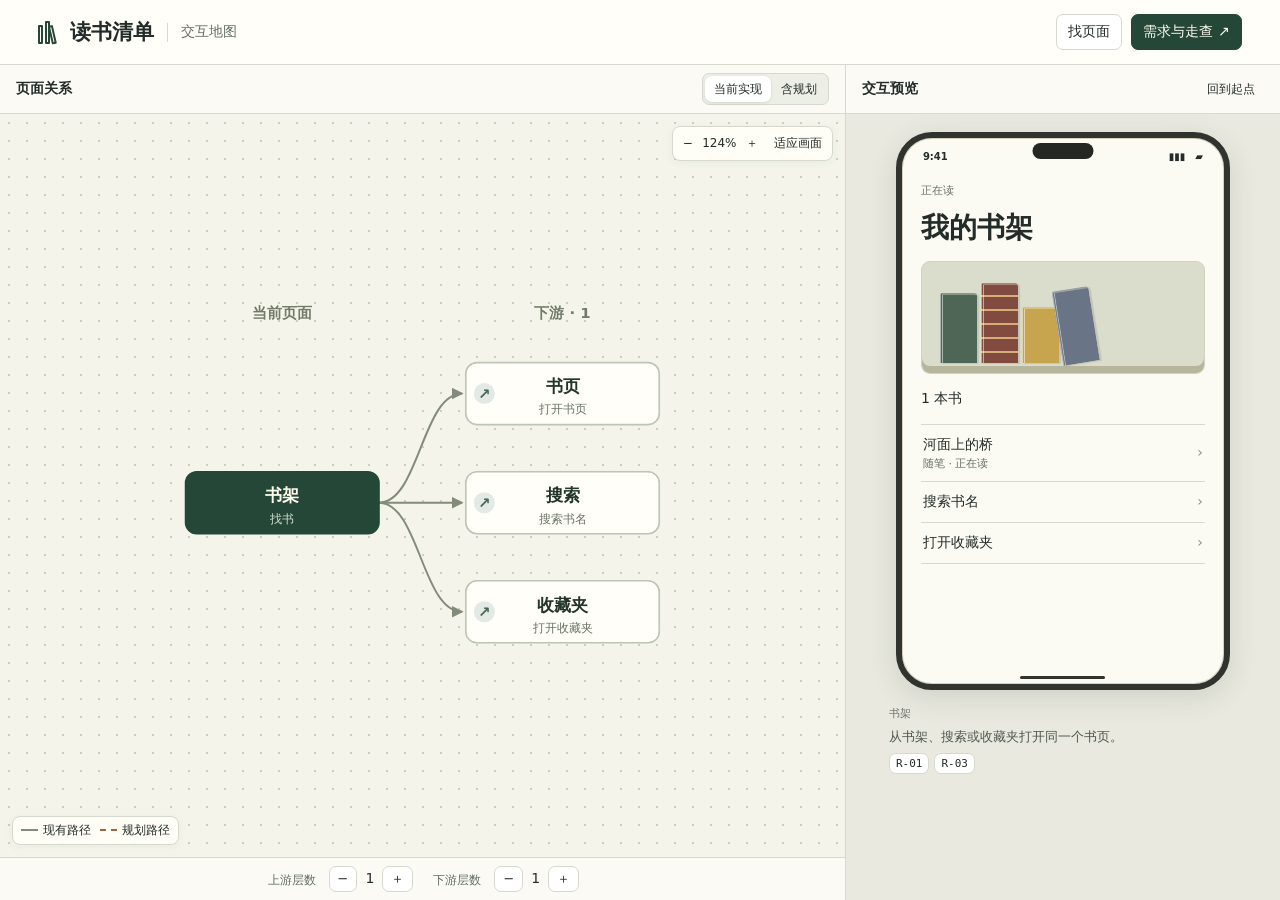
<file: assets/starter/index.html>
<!doctype html>
<html lang="zh-CN">
<head>
  <meta charset="utf-8">
  <meta name="viewport" content="width=device-width, initial-scale=1">
  <meta name="color-scheme" content="light">
  <title>应用 · 交互地图</title>
  <link rel="stylesheet" href="style.css">
  <script defer src="model.js"></script>
  <script defer src="core.js"></script>
  <script defer src="view.js"></script>
</head>
<body>
  <header class="mast">
    <div class="identity"><span class="book-sign" aria-hidden="true"><i></i><i></i><i></i></span><b id="productName">应用</b><span class="divider"></span><h1>交互地图</h1></div>
    <nav aria-label="地图工具"><button id="openIndex">找页面</button><button id="openReq">需求与走查 <span aria-hidden="true">↗</span></button></nav>
  </header>
  <main>
    <section class="canvas-panel" aria-label="页面关系">
      <div class="pane-heading"><h2>页面关系</h2><div class="segment" aria-label="地图范围"><button id="liveBtn" aria-pressed="true">当前实现</button><button id="planBtn" aria-pressed="false">含规划</button></div></div>
      <div class="stage" id="stage">
        <svg id="network" role="group" aria-label="页面有向关系图，可拖动平移及缩放" tabindex="0"><defs>
          <marker id="tip-normal" viewBox="0 0 8 8" refX="7" refY="4" markerWidth="6" markerHeight="6" orient="auto"><path d="M0 0 L8 4 L0 8 Z" fill="#838b7a"/></marker>
          <marker id="tip-plan" viewBox="0 0 8 8" refX="7" refY="4" markerWidth="6" markerHeight="6" orient="auto"><path d="M0 0 L8 4 L0 8 Z" fill="#a16440"/></marker>
        </defs><g id="world"></g></svg>
        <div class="zoom"><button id="zoomOut" aria-label="缩小地图">−</button><output id="scale" aria-label="缩放比例"></output><button id="zoomIn" aria-label="放大地图">＋</button><button id="fit">适应画面</button></div>
        <div class="legend"><span>现有路径</span><span>规划路径</span></div>
      </div>
      <div class="depths"><fieldset><legend>上游层数</legend><button data-side="up" data-delta="-1" aria-label="收起一层上游">−</button><output id="up"></output><button data-side="up" data-delta="1" aria-label="展开一层上游">＋</button></fieldset><fieldset><legend>下游层数</legend><button data-side="down" data-delta="-1" aria-label="收起一层下游">−</button><output id="down"></output><button data-side="down" data-delta="1" aria-label="展开一层下游">＋</button></fieldset></div>
    </section>
    <section class="device-panel" aria-label="产品预览">
      <div class="pane-heading"><h2>交互预览</h2><button class="text-button" id="reset">回到起点</button></div>
      <section id="player" aria-live="polite" hidden></section>
      <div class="device-scroll">
        <div class="device"><div class="status" aria-hidden="true">9:41 <i></i><span>▮▮▮　▰</span></div><div class="display" id="phone"></div><div class="home-indicator" aria-hidden="true"></div></div>
        <div class="inspector"><div id="route" aria-label="当前路径"></div><p id="description"></p><div id="refs"></div></div>
      </div>
    </section>
  </main>
  <dialog id="drawer"><div class="dialog-head"><h2 id="dialogTitle"></h2><button type="button" id="closeDialog" aria-label="关闭">×</button></div><div id="dialogBody"></div></dialog>
</body>
</html>
</file>
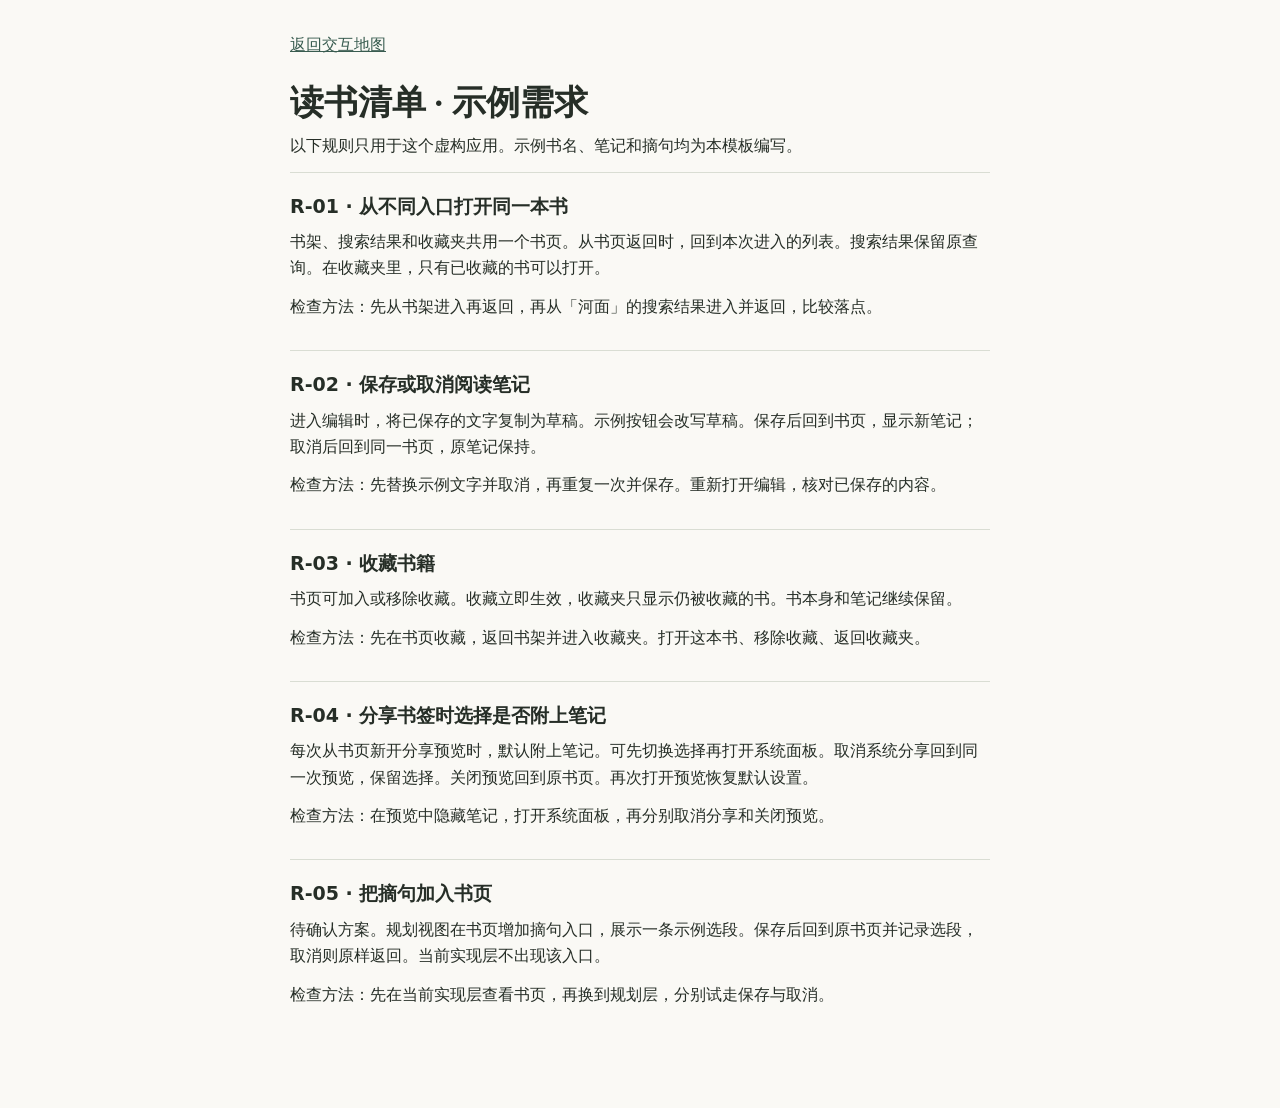
<file: assets/starter/evidence.html>
<!doctype html>
<html lang="zh-CN"><head><meta charset="utf-8"><meta name="viewport" content="width=device-width,initial-scale=1"><title>读书清单 · 示例需求</title>
<style>
body{max-width:700px;margin:auto;padding:32px 22px 70px;background:#faf9f5;color:#262e27;font:16px/1.65 system-ui,sans-serif}
h1{font:600 34px/1.3 Georgia,"Songti SC",serif;margin-bottom:8px}h2{font-size:19px;margin:0 0 7px}p{margin:4px 0 12px}
section{padding:18px 0;border-top:1px solid #d9ddd3;scroll-margin-top:12px}a{color:#395c50}
</style></head><body>
<nav><a href="index.html">返回交互地图</a></nav><h1>读书清单 · 示例需求</h1>
<p>以下规则只用于这个虚构应用。示例书名、笔记和摘句均为本模板编写。</p>
<section id="r-entry"><h2>R-01 · 从不同入口打开同一本书</h2><p>书架、搜索结果和收藏夹共用一个书页。从书页返回时，回到本次进入的列表。搜索结果保留原查询。在收藏夹里，只有已收藏的书可以打开。</p>
<p>检查方法：先从书架进入再返回，再从「河面」的搜索结果进入并返回，比较落点。</p></section>
<section id="r-note"><h2>R-02 · 保存或取消阅读笔记</h2><p>进入编辑时，将已保存的文字复制为草稿。示例按钮会改写草稿。保存后回到书页，显示新笔记；取消后回到同一书页，原笔记保持。</p>
<p>检查方法：先替换示例文字并取消，再重复一次并保存。重新打开编辑，核对已保存的内容。</p></section>
<section id="r-saved"><h2>R-03 · 收藏书籍</h2><p>书页可加入或移除收藏。收藏立即生效，收藏夹只显示仍被收藏的书。书本身和笔记继续保留。</p>
<p>检查方法：先在书页收藏，返回书架并进入收藏夹。打开这本书、移除收藏、返回收藏夹。</p></section>
<section id="r-share"><h2>R-04 · 分享书签时选择是否附上笔记</h2><p>每次从书页新开分享预览时，默认附上笔记。可先切换选择再打开系统面板。取消系统分享回到同一次预览，保留选择。关闭预览回到原书页。再次打开预览恢复默认设置。</p>
<p>检查方法：在预览中隐藏笔记，打开系统面板，再分别取消分享和关闭预览。</p></section>
<section id="r-excerpt"><h2>R-05 · 把摘句加入书页</h2><p>待确认方案。规划视图在书页增加摘句入口，展示一条示例选段。保存后回到原书页并记录选段，取消则原样返回。当前实现层不出现该入口。</p>
<p>检查方法：先在当前实现层查看书页，再换到规划层，分别试走保存与取消。</p></section>
</body></html>
</file>
<file: assets/starter/style.css>
:root{color-scheme:light;--ink:#242c29;--muted:#646e64;--line:#d5d9ce;--pine:#254737;--paper:#faf9f3;--copper:#a06342;font:14px/1.55 "DM Sans",system-ui,-apple-system,"PingFang SC",sans-serif;color:var(--ink);background:var(--paper)}
*{box-sizing:border-box}body{margin:0}button,input{font:inherit;color:inherit}button{background:white;border:1px solid var(--line);border-radius:7px;padding:6px 11px;cursor:pointer}button:hover{background:#f1f2e8}button:disabled{opacity:.35;cursor:default}button:focus-visible,input:focus-visible,summary:focus-visible,g[role=button]:focus-visible,svg:focus-visible{outline:3px solid #b87a44;outline-offset:2px}button:disabled:focus{outline:0}[hidden]{display:none!important}.mast,.identity,.mast nav,.pane-heading,.dialog-head,.segment,.zoom,.legend,.depths{display:flex;align-items:center;gap:9px}.mast{height:65px;background:#fffef9;border-bottom:1px solid var(--line);padding:0 clamp(15px,3vw,42px);justify-content:space-between}.identity{gap:13px}.identity b{font:700 21px Georgia,"Songti SC",serif;white-space:nowrap}.identity h1{font-size:14px;font-weight:550;color:var(--muted);margin:0}.divider{height:19px;width:1px;background:var(--line)}.book-sign{display:flex;align-items:end;gap:2px;color:var(--pine);height:24px}.book-sign i{height:19px;width:5px;border:2px solid currentColor;border-radius:1px}.book-sign i:nth-child(2){height:23px}.book-sign i:last-child{transform:rotate(-13deg);transform-origin:bottom}.mast nav button:last-child,.primary{background:var(--pine);color:#fffdf1;border-color:var(--pine)}.mast nav button:last-child:hover,.primary:hover{background:#375b46}main{height:calc(100dvh - 65px);min-height:460px;display:grid;grid-template-columns:minmax(0,1fr) clamp(360px,34%,490px)}.canvas-panel,.device-panel{display:flex;flex-direction:column;min-height:0;min-width:0}.device-panel{border-left:1px solid var(--line);background:#e9e9df}.pane-heading,.dialog-head{justify-content:space-between}.pane-heading{height:49px;flex:none;border-bottom:1px solid var(--line);padding:0 16px;background:#fbfaf5}.pane-heading h2{margin:0;font-size:14px}.segment{padding:2px;gap:1px;border:1px solid var(--line);border-radius:7px;background:#edeFE7}.segment button,.text-button{background:transparent;border:0;font-size:12px;padding:4px 9px}.segment button[aria-pressed=true]{background:white;box-shadow:0 1px 3px #28332720}.stage{position:relative;isolation:isolate;overflow:hidden;flex:1;background-color:#f4f4eb;background-image:radial-gradient(#cccfbd 1px,transparent 1px);background-size:18px 18px}#network{width:100%;height:100%;position:absolute;inset:0;touch-action:none;cursor:grab;user-select:none}#network:active{cursor:grabbing}.edge-line{fill:none;stroke:#838b7a;stroke-width:1.6;pointer-events:none}.edge-line.future{stroke:var(--copper);stroke-dasharray:5 4}.vertex{cursor:pointer}.vertex .frame{fill:#fffef8;stroke:#bdc6b6;stroke-width:1.3}.vertex.future .frame{fill:#fff6e9;stroke:#b77d53;stroke-dasharray:4 3}.vertex.selected .frame{fill:var(--pine);stroke:var(--pine)}.vertex:hover .frame,.vertex:focus-visible .frame{stroke:#b77746;stroke-width:2.6}.vertex text{fill:#233629;text-anchor:middle;pointer-events:none}.vertex .node-name{font-size:14px;font-weight:650}.vertex .node-subtitle{font-size:10px;fill:#697467}.vertex.selected text{fill:#fffcec}.vertex.selected .node-subtitle{fill:#d3e0cf}.column-title{font:600 12px system-ui;fill:#727b69;text-anchor:middle}.zoom,.legend{position:absolute;background:#fffef7ed;border:1px solid var(--line);box-shadow:0 2px 9px #29342a0d;border-radius:8px;font-size:12px}.zoom{top:12px;right:12px;gap:2px;padding:3px}.zoom button{background:transparent;border:0;padding:4px 7px}.zoom output{min-width:35px;text-align:center;font-variant-numeric:tabular-nums}.legend{bottom:12px;left:12px;padding:4px 8px}.legend span:before{content:"";display:inline-block;width:17px;margin:0 5px 3px 0;border-top:2px solid #838b7a}.legend span+span:before{border-top-style:dashed;border-color:var(--copper)}.depths{justify-content:center;padding:8px 10px;background:#fbfaf5;border-top:1px solid var(--line);gap:18px}.depths fieldset{display:flex;align-items:center;border:0;padding:0;margin:0;gap:5px}.depths legend{float:left;margin:3px 6px 0 0;color:var(--muted);font-size:12px}.depths button{font-size:13px;padding:2px 8px}.depths output{min-width:15px;text-align:center}
.device-scroll{flex:1;min-height:0;overflow:auto;padding:18px 16px 24px}.device{width:min(100%,334px);height:clamp(445px,62vh,610px);margin:auto;border:6px solid #30332e;border-radius:36px;padding:0 4px;display:flex;flex-direction:column;overflow:hidden;background:#fbfaf3;box-shadow:inset 0 0 0 1px #d4d2bf,0 8px 28px #35423322}.status{display:flex;position:relative;justify-content:space-between;align-items:center;height:32px;flex:none;padding:6px 17px 0;font-size:10px;font-weight:750}.status i{position:absolute;left:50%;top:5px;transform:translateX(-50%);width:61px;height:16px;background:#242722;border-radius:20px}.display{overflow:auto;min-height:0;flex:1;padding:12px 15px;scrollbar-width:thin}.home-indicator{margin:5px auto;width:85px;height:3px;border-radius:3px;background:#30332e}.phone-top{display:flex;align-items:center;justify-content:space-between;font-size:11px;color:#697366;margin-bottom:12px}.phone-top button{padding:1px 8px}.display h3{font:650 clamp(23px,2.2vw,31px)/1.24 Georgia,"Songti SC",serif;margin:5px 0 15px}.display h4{margin:12px 0 6px;font-size:13px}.display .art{display:flex;align-items:end;gap:4px;background:#dadccc;border:1px solid #cfd4bd;border-radius:9px;height:113px;padding:14px 18px 10px;box-shadow:inset 0 -7px #b7b59b}.art i{display:block;width:15%;border-left:3px double #ffffff86;border-top:2px solid #fffcdf55;border-radius:2px 3px 0 0;box-shadow:2px 1px 1px #30332922}.art i:nth-child(1){height:80%;background:#4d6656}.art i:nth-child(2){height:92%;background:repeating-linear-gradient(to bottom,#814b40 0 10px,#d5ae78 10px 12px,#814b40 12px 14px)}.art i:nth-child(3){height:64%;background:#c7a54e}.art i:nth-child(4){height:86%;background:#697486;transform:rotate(-9deg);transform-origin:bottom}.phone-list{margin:8px 0;border-top:1px solid var(--line)}.phone-row{display:flex;align-items:center;justify-content:space-between;gap:8px;width:100%;text-align:left;padding:9px 2px;border:0;border-bottom:1px solid var(--line);border-radius:0;background:none}.phone-row small,.record small{display:block;color:var(--muted);font-size:11px}.phone-row b{font-weight:580}.phone-row i{font-style:normal;color:#84927e}.future-tag{font-size:10px;color:#995d39;margin-right:6px}.record{border-radius:9px;background:#eaece1;padding:10px 12px;margin:6px 0}.record button{margin-top:5px}.inspector{margin:15px auto 0;max-width:348px}.inspector p{font-size:13px;color:#4e584f;margin:5px 0}#route{font-size:11px;color:#6d746b;overflow-wrap:anywhere}#refs{display:flex;gap:5px;flex-wrap:wrap;margin-top:6px}#refs button{font:11px ui-monospace,monospace;padding:3px 6px}
dialog{width:min(590px,94vw);max-height:82dvh;padding:0;border:1px solid #c8cdbb;border-radius:13px;color:var(--ink);background:#fffef8}dialog::backdrop{background:#1b221d70}.dialog-head{position:sticky;top:0;background:#fffef8;border-bottom:1px solid var(--line);padding:11px 17px;z-index:1}.dialog-head h2{font-size:16px;margin:0}.dialog-head button{border:0;background:#ecede4;border-radius:50%;width:28px;height:28px;line-height:1;padding:0;font-size:18px}#dialogBody{padding:14px 17px 19px}#dialogBody input{width:100%;border:1px solid var(--line);border-radius:7px;padding:8px 11px;background:white}.dialog-list{display:grid;gap:6px;margin:9px 0}#dialogBody h3{font-size:14px;margin:15px 0 6px}.dialog-row{display:flex;align-items:center;justify-content:space-between;gap:10px;text-align:left;width:100%}.dialog-row small,.case p{font-size:12px;color:var(--muted)}.chips{display:flex;flex-wrap:wrap;gap:5px}.chips span,.pill{background:#eaeee2;color:#49604b;font-size:11px;padding:2px 6px;border-radius:5px}.case{padding:10px 12px;border:1px solid var(--line);border-radius:8px;margin:8px 0}.case p{margin:4px 0 8px}.case button{font-size:12px}.dialog-sub{font-size:13px;color:var(--muted)}#player{background:#fffdf6;border-bottom:1px solid var(--line);padding:10px 15px;flex:none;max-height:38dvh;overflow:auto}#player h3{font-size:14px;margin:4px 0}#player p{font-size:12px;margin:3px 0;color:#5f675d}#player .player-buttons{display:flex;flex-wrap:wrap;gap:5px;margin-top:7px}#player button{font-size:12px;padding:4px 8px}
@media(max-width:740px){.mast{height:52px;padding:0 12px}.identity{gap:6px}.identity b{font-size:17px}.identity h1{font-size:12px}.mast nav{gap:3px}.mast button{font-size:12px;padding:5px 7px}.workspace{height:auto}main{display:flex;flex-direction:column;height:auto;min-height:0}.canvas-panel{height:48dvh;min-height:295px}.device-panel{border-left:0;border-top:1px solid var(--line)}.pane-heading{height:37px}.device-scroll{overflow:visible;padding:14px 12px}.device{height:510px}.depths{padding:4px;gap:10px}.zoom{top:5px;right:5px}.legend{bottom:5px;left:5px}}
</file>
